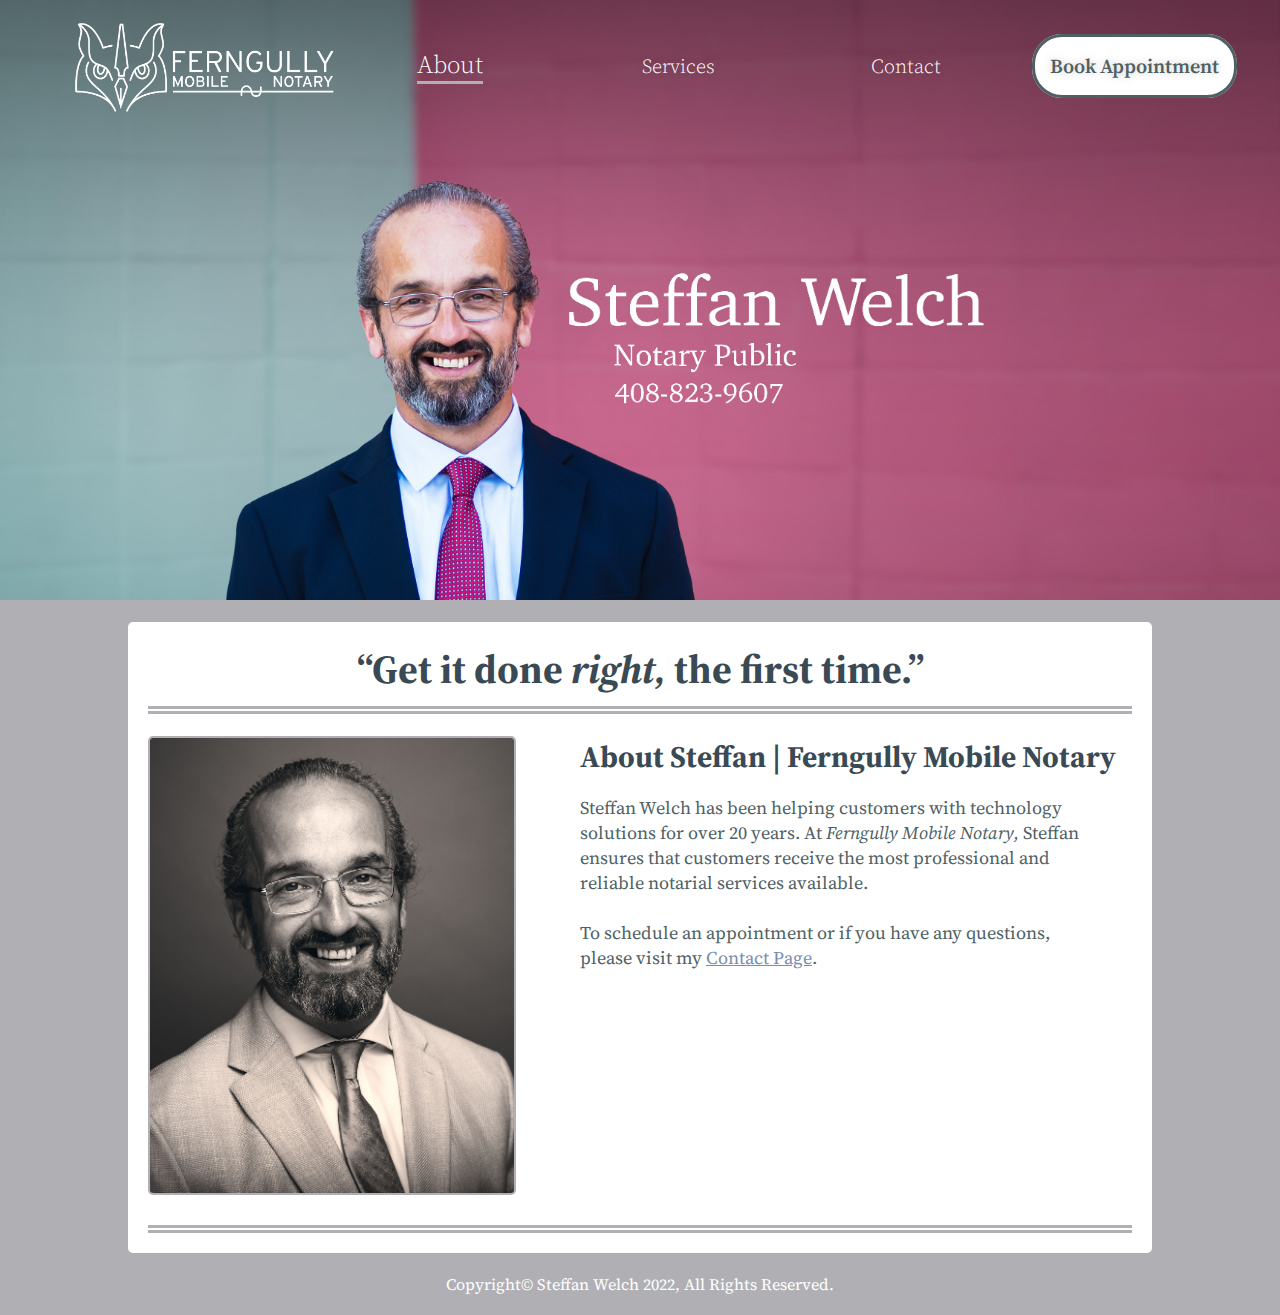
<file: index.html>
<!DOCTYPE html>
<html lang="en">
<head>
    <meta charset="UTF-8">
    <meta http-equiv="X-UA-Compatible" content="IE=edge">
    <meta name="viewport" content="width=device-width, initial-scale=1.0">
    <title>Steffan Welch | Santa Cruz Notary Public</title>
    <link rel="stylesheet" href="css/style.css">
</head>
<body>

    <div class="banner">
    </div>

<header>
    <div class="navbar header-grid">
        <div class="logo-grid dissappear">
            <ul>
                <li><img class="logo" src="images/ferngully-logo.png" alt="fergullly mobile notary owl logo"></li>
                <div class="mobile-nav">
                    <li><p class="mobile-nav">contact</p></li>
                </div>
            </ul>
        </div>
        <nav> 
            <label for="toggle" class="label">
                <i class="fas fa-bars"></i>
                <!-- <img src="./images/dropdown.png" class="fas fa-bars" alt=""> -->
            </label>
            <input type="checkbox" name="toggle" id="toggle">
            <ul>
                <li><a id="active" href="index.html">About</a></li>
                <li><a href="services.html">Services</a></li>
                <li><a href="contact.html">Contact</a></li>
                <li><a class="button dissappear2" href="https://calendly.com/ferngullymobilenotary" target="_blank">Book Appointment</a></li>
            </ul>
        </nav>
    </div>
</header>

<div class="mobile">
    <a class="button mobile-button" href="https://calendly.com/ferngullymobilenotary" target="_blank">Book Appointment</a>
</div>
<br>

<!-- <div class="container" id="top-container">
    <div id="about">
        <h2 id="top-quote">&ldquo;Get it done <i>right,</i> the first time.&rdquo;</h2>
    </div>

</div>
 -->
<div class="container">
    <div id="about">
        <h2 id="top-quote">&ldquo;Get it done <i>right,</i> the first time.&rdquo;</h2>
        <br>
    </div>

    <div class="main-grid">
        <div class="left">
            <img class="main-img img1" src="images/BW-pic-Small1.jpg" alt="black and white image of Steffan Welch in a business suit">
        </div>
    
        <div class="right ">
            <div class="header">
                <h2>About Steffan | Ferngully Mobile Notary</h4></h2>
            </div>
            <div class="about main">
                <p>
                    Steffan Welch has been helping customers with technology solutions for over 20 
                    years. At <i>Ferngully Mobile Notary,</i> Steffan ensures that customers receive the 
                    most professional and reliable notarial services available. <br><br>
                    To schedule an appointment or if you have any questions, please visit my <a href="contact.html">Contact Page</a>.
                </p>
            </div>
        </div>
    </div>
    <div class="border"></div>
</div>


<!-- <div class="container" id="services">
    <div class="main-grid service-grid">

        <div class="service-left">
                <p>
                    <h2>Notary Services Available</h2><br>
                    <ul id="notary">
                        <li>Acknowledgment Notarization</li>
                        <li>Adoptions Document Notarization</li>
                        <li>Affidavit Notarization</li>
                        <li>Business Document Notarization</li>
                        <li>Contract Notarization</li>
                        <li>Copy Certification</li>
                        <li>Deed Notarization</li>
                        <li>Health Directive Notarization</li>
                        <li>Jurat Notarization</li>
                        <li>Mobile Notary Services</li>
                        <li>Oaths/Affirmation Notarization</li>
                        <li>Passport Application Notarization</li>
                        <li>Powers of Attorney Notarization</li>
                        <li>Real Estate Document Notarization</li>
                        <li>Signature Witnessing</li>
                        <li>Trust Notarization</li>
                        <li>Vehicle Title Transfer Notarization</li>
                        <li>Virtual Consultations</li>
                        <li>Will Notarization</li>
                    </ul>
                </p>

        </div>
    
        <div class="right">
            <img class="main-img" id="stock-pic" src="images/stock-crop2.jpg" alt="image of a document being signed">
        </div>
    </div>
    
</div>

<div class="container">
    <div class="border"></div>
</div> -->

<!-- <div class="container" id="bottom-container">

    <div class="main-grid">
        <div class="left">
            <img class="main-img" src="images/color-pic-logo.jpg" alt="full-color image of Steffan Welch in a business suit">
        </div>
    
        <div class="right">
            <div class="header">
                <h2>Contact Steffan Welch</h2>
            </div>
            <div class="about main">
                <p id="contact-p">
                    To set up an appointment, text or call<br>
                    <h2><a href="tel:408-823-9607">408.823.9607</a></h2><br>
                </p>
                <p id="email-p">You can also email Steffan at <br><a id="email" href="mailto:steffan.welch@ferngullymobilenotary.com">steffan.welch@ferngullymobilenotary.com</a></p>
            </div>
        </div>

    </div> -->

</div>

<footer>
Copyright&copy; Steffan Welch 2022, All Rights Reserved. <br>
</footer>


</body>
</html>
</file>
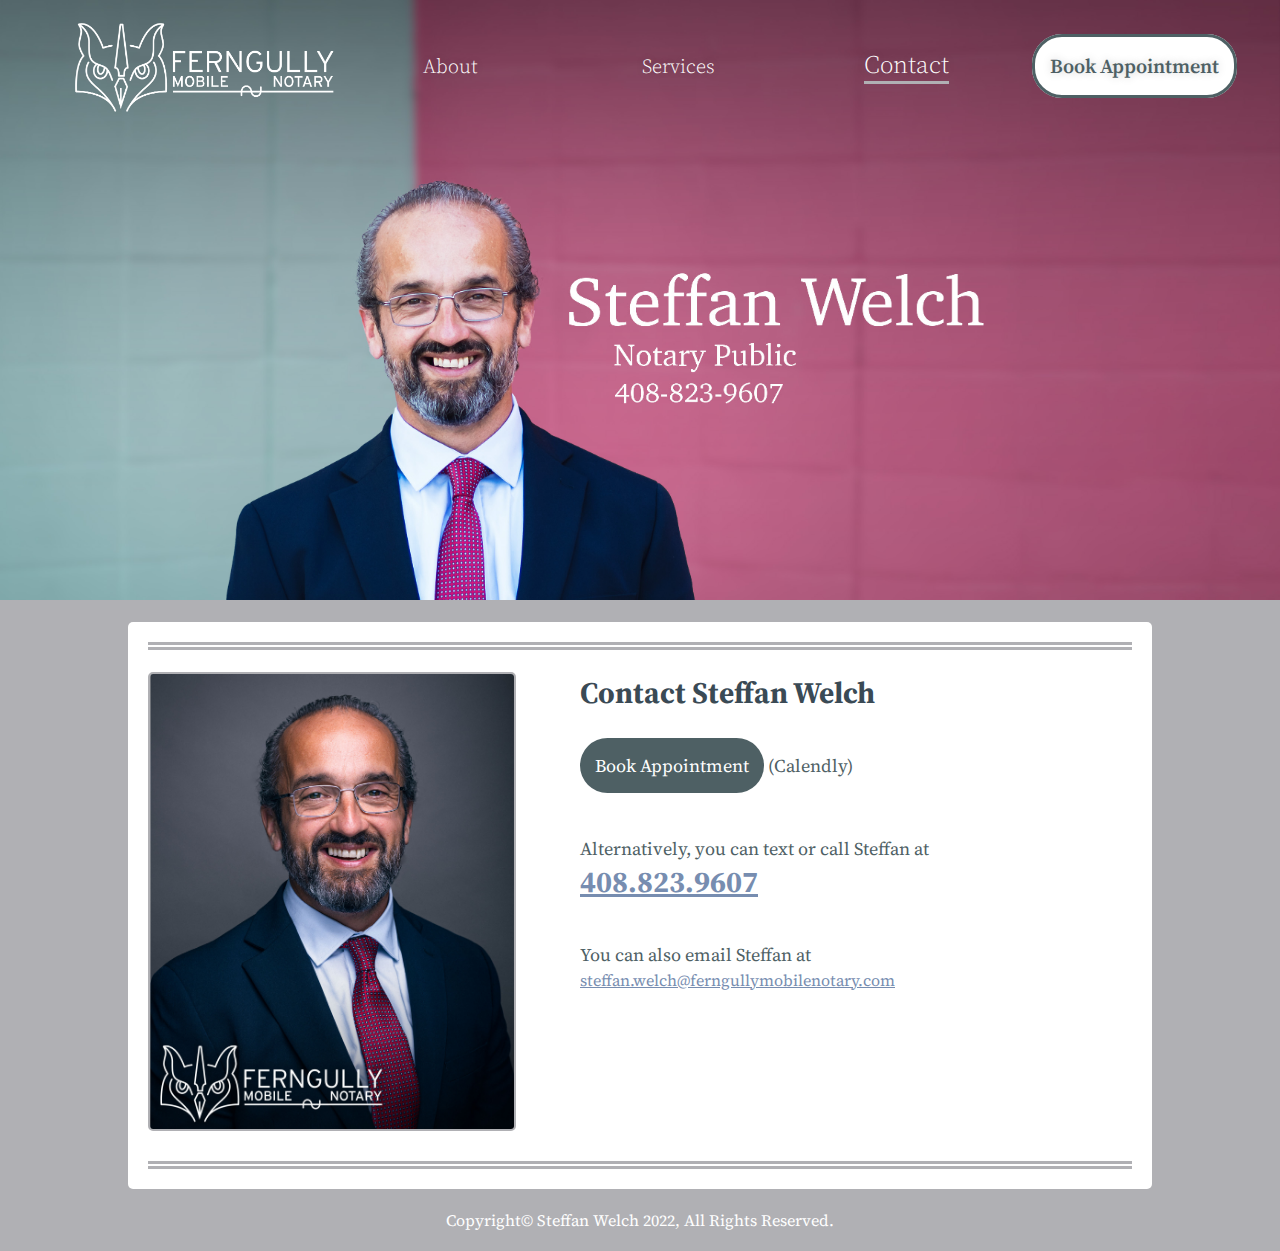
<file: contact.html>
<!DOCTYPE html>
<html lang="en">
<head>
    <meta charset="UTF-8">
    <meta http-equiv="X-UA-Compatible" content="IE=edge">
    <meta name="viewport" content="width=device-width, initial-scale=1.0">
    <title>Contact Steffan Welch | Santa Cruz Notary Public</title>
    <link rel="stylesheet" href="css/style.css">
</head>
<body>

    <div class="banner"></div>

<header>
    <div class="navbar header-grid">
        <div class="logo-grid dissappear">
            <ul>
                <li><img class="logo" src="images/ferngully-logo.png" alt="fergullly mobile notary owl logo"></li>
            </ul>
        </div>
        <nav> 
            <label for="toggle" class="label">
                <i class="fas fa-bars"></i>
                <!-- <img src="./images/dropdown.png" class="fas fa-bars" alt=""> -->
            </label>
            <input type="checkbox" name="toggle" id="toggle">
            <ul>
                <li><a href="index.html">About</a></li>
                <li><a href="services.html">Services</a></li>
                <li><a id="active" href="contact.html">Contact</a></li>
                <li><a class="button dissappear2" href="https://calendly.com/ferngullymobilenotary" target="_blank">Book Appointment</a></li>
            </ul>
        </nav>
    </div>
</header>

<div class="mobile">
    <a class="button mobile-button" href="https://calendly.com/ferngullymobilenotary" target="_blank">Book Appointment</a>
</div>
<br>
<!-- <br>
<div class="container" id="top-container">
    <div id="about">
        <h2 id="top-quote">&ldquo;Get it done <i>right,</i> the first time.&rdquo;</h2>
    </div>

</div>

<div class="container">
    <div class="main-grid">
        <div class="left">
            <img class="main-img img1" src="images/BW-pic-Small1.jpg" alt="black and white image of Steffan Welch in a business suit">
        </div>
    
        <div class="right ">
            <div class="header">
                <h2>About Steffan | Ferngully Mobile Notary</h4></h2>
            </div>
            <div class="about main">
                <p>
                    Steffan Welch has been helping customers with technology solutions for over 20 
                    years. At <i>Ferngully Mobile Notary,</i> Steffan ensures that customers receive the 
                    most professional and reliable notarial services available. <br><br>
                    To schedule an appointment or if you have any questions, please call or text <a href="tel:408-823-9607">408.823.9607</a>.
                </p>
            </div>
        </div>
    </div>
    
</div>

<div class="container">
    <div class="border"></div>
</div>

<div class="container" id="services">
    <div class="main-grid service-grid">

        <div class="service-left">
                <p>
                    <h2>Notary Services Available</h2><br>
                    <ul id="notary">
                        <li>Acknowledgment Notarization</li>
                        <li>Adoptions Document Notarization</li>
                        <li>Affidavit Notarization</li>
                        <li>Business Document Notarization</li>
                        <li>Contract Notarization</li>
                        <li>Copy Certification</li>
                        <li>Deed Notarization</li>
                        <li>Health Directive Notarization</li>
                        <li>Jurat Notarization</li>
                        <li>Mobile Notary Services</li>
                        <li>Oaths/Affirmation Notarization</li>
                        <li>Passport Application Notarization</li>
                        <li>Powers of Attorney Notarization</li>
                        <li>Real Estate Document Notarization</li>
                        <li>Signature Witnessing</li>
                        <li>Trust Notarization</li>
                        <li>Vehicle Title Transfer Notarization</li>
                        <li>Virtual Consultations</li>
                        <li>Will Notarization</li>
                    </ul>
                </p>

        </div>
    
        <div class="right">
            <img class="main-img" id="stock-pic" src="images/stock-crop2.jpg" alt="image of a document being signed">
        </div>
    </div>
    
</div>
-->

<!-- <div class="container">
    <div class="border"></div>
</div> -->

<div class="container" id="bottom-container">
    <div class="border"></div>
    <br>

    <div class="main-grid">
        <div class="left">
            <img class="main-img" src="images/color-pic-logo.jpg" alt="full-color image of Steffan Welch in a business suit">
        </div>
    
        <div class="right">
            <div class="header">
                <h2>Contact Steffan Welch</h2>
            </div>
            <div class="about main">
                <br>
                <p><a href="https://calendly.com/ferngullymobilenotary" target="_blank" class="button-main">Book Appointment</a> (Calendly)</p>
                <br>
                <p id="contact-p">
                    Alternatively, you can text or call Steffan at<br>
                    <h2><a href="tel:408-823-9607">408.823.9607</a></h2><br>
                </p>
                <p id="email-p">You can also email Steffan at <br><a id="email" href="mailto:steffan.welch@ferngullymobilenotary.com">steffan.welch@ferngullymobilenotary.com</a></p>
            </div>
        </div>
    </div>

    <div class="border"></div>

</div>

<footer>
Copyright&copy; Steffan Welch 2022, All Rights Reserved. <br>
</footer>


</body>
</html>
</file>
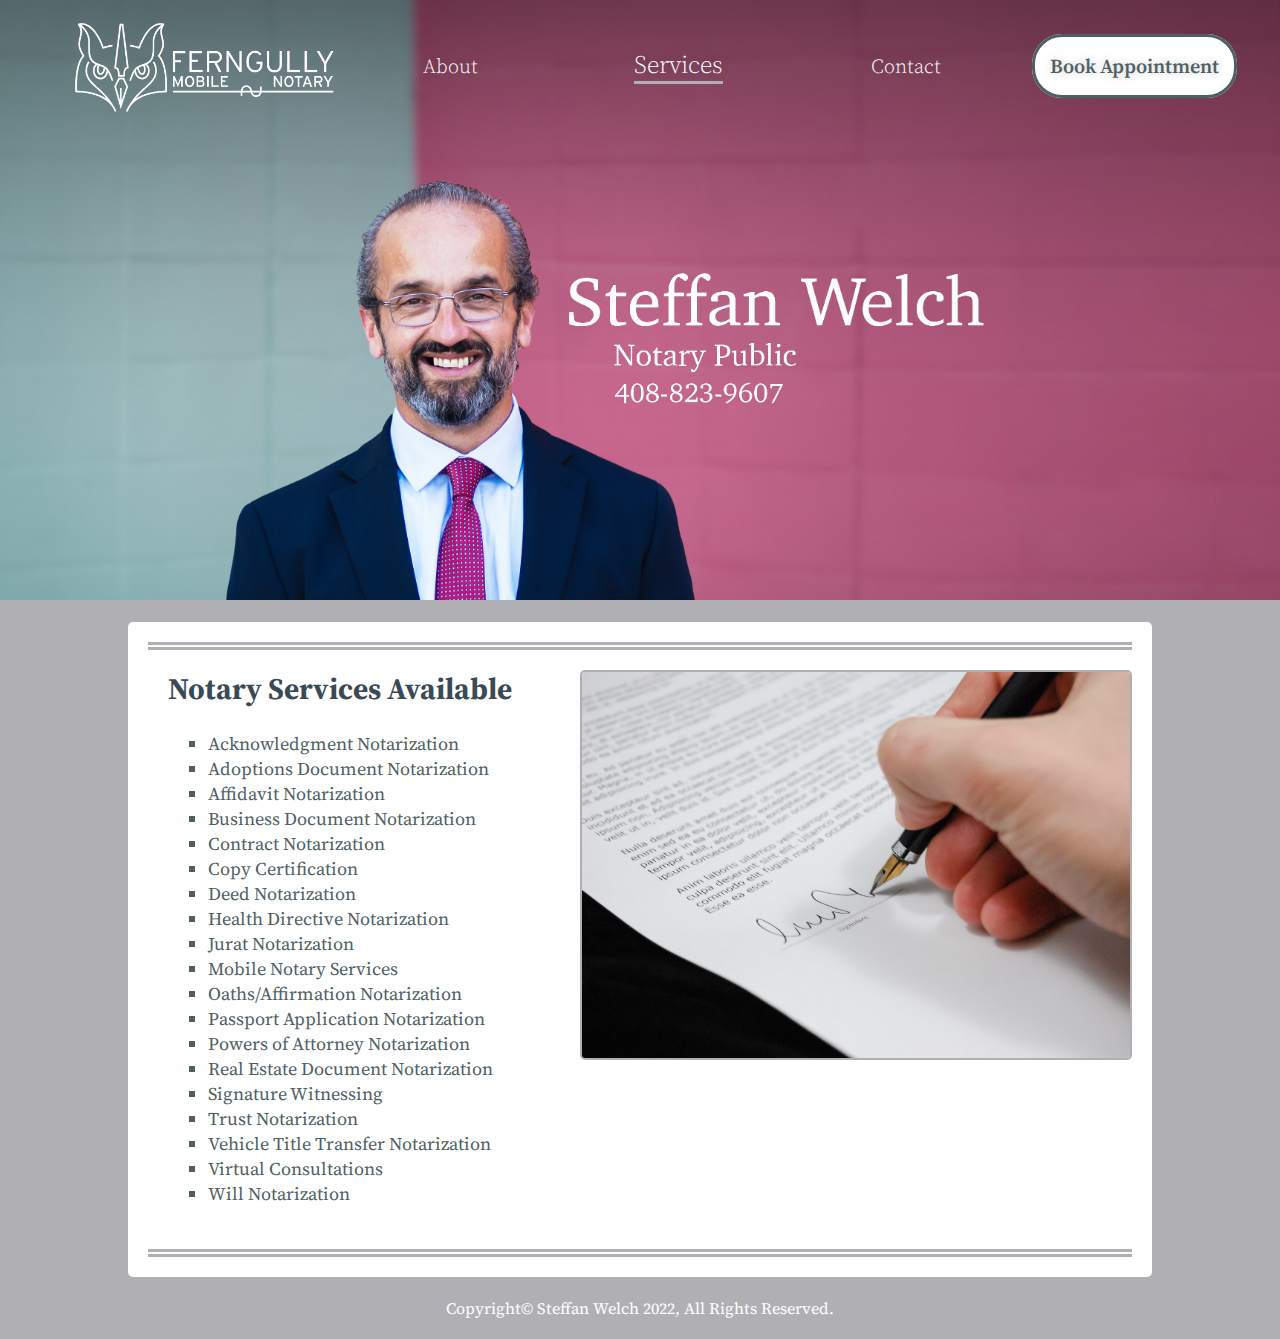
<file: services.html>
<!DOCTYPE html>
<html lang="en">
<head>
    <meta charset="UTF-8">
    <meta http-equiv="X-UA-Compatible" content="IE=edge">
    <meta name="viewport" content="width=device-width, initial-scale=1.0">
    <title>Steffan Welch | Santa Cruz Notary Public</title>
    <link rel="stylesheet" href="css/style.css">
</head>
<body>

    <div class="banner"></div>

<header>
    <div class="navbar header-grid">
        <div class="logo-grid dissappear">
            <ul>
                <li><img class="logo" src="images/ferngully-logo.png" alt="fergullly mobile notary owl logo"></li>
            </ul>
        </div>
        <nav> 
            <label for="toggle" class="label">
                <i class="fas fa-bars"></i>
                <!-- <img src="./images/dropdown.png" class="fas fa-bars" alt=""> -->
            </label>
            <input type="checkbox" name="toggle" id="toggle">
            <ul>
                <li><a href="index.html">About</a></li>
                <li><a id="active" href="services.html">Services</a></li>
                <li><a href="contact.html">Contact</a></li>
                <li><a class="button dissappear2" href="https://calendly.com/ferngullymobilenotary" target="_blank">Book Appointment</a></li>
            </ul>
        </nav>
    </div>
</header>

<div class="mobile">
    <a class="button mobile-button" href="https://calendly.com/ferngullymobilenotary" target="_blank">Book Appointment</a>
</div>
<br>
<!-- <div class="container" id="top-container">
    <div id="about">
        <h2 id="top-quote">&ldquo;Get it done <i>right,</i> the first time.&rdquo;</h2>
    </div>

</div>

<div class="container">
    <div class="main-grid">
        <div class="left">
            <img class="main-img img1" src="images/BW-pic-Small1.jpg" alt="black and white image of Steffan Welch in a business suit">
        </div>
    
        <div class="right ">
            <div class="header">
                <h2>About Steffan | Ferngully Mobile Notary</h4></h2>
            </div>
            <div class="about main">
                <p>
                    Steffan Welch has been helping customers with technology solutions for over 20 
                    years. At <i>Ferngully Mobile Notary,</i> Steffan ensures that customers receive the 
                    most professional and reliable notarial services available. <br><br>
                    To schedule an appointment or if you have any questions, please call or text <a href="tel:408-823-9607">408.823.9607</a>.
                </p>
            </div>
        </div>
    </div>
    
</div>
-->

<div class="container" id="services">
    <div class="border"></div>

    <div class="main-grid service-grid">

        <div class="service-left">
                <p>
                    <h2>Notary Services Available</h2><br>
                    <ul id="notary">
                        <li>Acknowledgment Notarization</li>
                        <li>Adoptions Document Notarization</li>
                        <li>Affidavit Notarization</li>
                        <li>Business Document Notarization</li>
                        <li>Contract Notarization</li>
                        <li>Copy Certification</li>
                        <li>Deed Notarization</li>
                        <li>Health Directive Notarization</li>
                        <li>Jurat Notarization</li>
                        <li>Mobile Notary Services</li>
                        <li>Oaths/Affirmation Notarization</li>
                        <li>Passport Application Notarization</li>
                        <li>Powers of Attorney Notarization</li>
                        <li>Real Estate Document Notarization</li>
                        <li>Signature Witnessing</li>
                        <li>Trust Notarization</li>
                        <li>Vehicle Title Transfer Notarization</li>
                        <li>Virtual Consultations</li>
                        <li>Will Notarization</li>
                    </ul>
                </p>

        </div>
    
        <div class="right">
            <img class="main-img" id="stock-pic" src="images/stock-crop2.jpg" alt="image of a document being signed">
        </div>
    </div>
    <div class="border"></div>
</div>

<!-- <div class="container" id="bottom-container">

    <div class="main-grid">
        <div class="left">
            <img class="main-img" src="images/color-pic-logo.jpg" alt="full-color image of Steffan Welch in a business suit">
        </div>
    
        <div class="right">
            <div class="header">
                <h2>Contact Steffan Welch</h2>
            </div>
            <div class="about main">
                <p id="contact-p">
                    To set up an appointment, text or call<br>
                    <h2><a href="tel:408-823-9607">408.823.9607</a></h2><br>
                </p>
                <p id="email-p">You can also email Steffan at <br><a id="email" href="mailto:steffan.welch@ferngullymobilenotary.com">steffan.welch@ferngullymobilenotary.com</a></p>
            </div>
        </div>

    </div> -->

</div>

<footer>
Copyright&copy; Steffan Welch 2022, All Rights Reserved. <br>
</footer>


</body>
</html>
</file>
<file: css/style.css>
@import url("https://fonts.googleapis.com/css2?family=Source+Serif+Pro:ital,wght@0,400;0,600;1,400;1,600&display=swap");
* {
  box-sizing: border-box;
  scroll-behavior: smooth;
}

body {
  font-family: 'Source Serif Pro', serif;
  background-color: #b0b0b4;
  margin: 0%;
}

.container {
  width: 80%;
  margin: 0 auto;
  padding: 20px;
  background-color: #fff;
  border-radius: 5px;
}

/* #top-container{
    border-radius: 5px 5px 0px 0px;
}

#bottom-container{
    border-radius: 0px 0px 5px 5px;
} */
.container img {
  border-radius: 5px;
  border: 2px solid #b0b0b4;
}

p {
  font-size: 18px;
  color: #4e6064;
  width: 95%;
  max-width: 530px;
}

#active {
  border-bottom: 3px solid #b0b0b4;
  color: #fff;
  font-size: 25px;
  position: relative;
  bottom: 5px;
}

.mobile-nav {
  color: #fff;
}

.button {
  background-color: #fff;
  color: #4e6064;
  border-radius: 30px;
  padding: 15px;
  font-weight: 600;
  border: 3px solid #4e6064;
  transition: .3s;
  white-space: nowrap;
}

.button:hover {
  background-color: #4e6064;
  border: 3px solid #fff;
  color: #fff;
  transition: 0.3s all ease;
  opacity: 1;
}

.button-main {
  color: #fff;
  background-color: #4e6064;
  text-decoration: none;
  padding: 15px;
  border-radius: 30px;
  transition: 0.3s all ease;
}

.button-main:hover {
  background-color: #fff;
  border: 3px solid #4e6064;
  color: #4e6064;
}

.mobile {
  display: none;
}

.header-grid {
  display: grid;
  grid-auto-flow: column;
  grid-template-columns: 1fr 3fr;
}

.logo-grid ul li {
  text-decoration: none;
  list-style: none;
}

.logo-grid ul li img {
  width: 100%;
  position: relative;
  bottom: 30px;
}

.mobile-nav {
  display: none;
}

.navbar {
  position: absolute;
  top: 0px;
  left: 0px;
  width: 100%;
  z-index: 5;
  text-align: center;
  padding: 2rem 2rem;
}

nav ul {
  margin: 0;
  padding: 0;
  display: grid;
  grid-template-columns: repeat(4, 1fr);
  justify-content: space-between;
  text-align: center;
  transition: max-height 0.3s;
}

nav li {
  list-style: none;
  padding: 1em 0;
  font-size: 20px;
  text-shadow: 0px 0px 10px rgba(0, 0, 0, 0.2);
}

nav a {
  color: #fff;
  font-weight: 300;
  opacity: 1;
  text-decoration: none;
  transition: 0.3s all ease;
}

nav a:hover {
  opacity: 0.6;
  color: #fff;
  /*   background-color: $body-text;
        border: 3px solid #fff; */
}

a {
  transition: .3s all ease;
  -webkit-transition: .3s all ease;
  -o-transition: .3s all ease;
  text-decoration: underline;
}

#toggle {
  display: none;
}

/* .banner{
    background-image:  url(../images/banner-edit4.jpg) ;
    background-size: cover;
    height: 100vh;
}
 */
.banner {
  width: 100% 100%;
  height: 600px;
  background-size: cover;
  background-repeat: no-repeat;
  background-position: center;
  background-attachment: scroll !important;
  background-image: url(../images/banner-laptop-S2.jpg);
}

#top-quote {
  margin-bottom: 0px;
  text-align: center;
  font-size: 40px;
  padding-bottom: 10px;
  border-bottom: 8px double #b0b0b4;
}

.border {
  border-bottom: 8px double #b0b0b4;
}

.main-grid {
  display: grid;
  grid-template-columns: 1fr 1.5fr;
  grid-gap: 4rem;
  margin-bottom: 25px;
}

.main-img {
  width: 100%;
}

/* 
.img1{
    border-radius: 400px !important;
} */
#stock-pic {
  margin-top: 20px;
}

.main-padding {
  padding: 7em 0em;
}

h2 {
  font-size: 30px;
  text-align: left;
  margin-bottom: 0%;
  margin-top: 0%;
  color: #3a4a55;
}

.services {
  padding-top: 0%;
}

.service-left {
  padding-left: 20px;
}

.service-left ul {
  margin-top: 0%;
}

.service-left ul li {
  color: #4e6064;
  list-style-type: square;
  font-size: 18px;
}

.header {
  text-align: center;
}

a {
  color: #778db0;
}

#contact-p {
  margin-bottom: 0;
  /*   h2{
        padding-bottom: 0;
    } */
}

#email {
  overflow-wrap: break-word;
  font-size: 16px;
}

#email-p {
  margin-top: 0%;
}

footer {
  text-align: center;
  color: #fff;
  margin: 20px;
}

/* @media only screen and (max-width: 1300px){
    .banner{
        background-image: url(../images/banner-TABLET2.jpg);
    }
} */
@media only screen and (max-width: 1200px) {
  #stock-pic {
    display: none;
  }
  .service-grid {
    grid-template-columns: 1fr;
    grid-gap: 0;
  }
  .navbar {
    grid-template-columns: 1fr 2fr;
  }
  .banner {
    background-attachment: scroll !important;
  }
}

@media only screen and (max-width: 1100px) {
  .dissappear {
    display: none !important;
  }
  .header-grid {
    grid-template-columns: 1fr;
  }
}

@media only screen and (max-width: 900px) {
  .banner {
    background-image: url(../images/banner-MOBILE3_c.jpg);
  }
}

@media only screen and (max-width: 750px) {
  .container {
    width: 90%;
  }
  .container img {
    display: none;
  }
  .mobile {
    display: grid;
    grid-template-columns: 1fr;
    position: relative;
    bottom: 20px;
  }
  .mobile .mobile-button {
    margin: 0 auto;
    text-decoration: none;
    text-align: center;
    font-size: 20px;
    box-shadow: 0px 5px 10px rgba(0, 0, 0, 0.3);
  }
  nav ul {
    grid-template-columns: repeat(3, 1fr);
  }
  .dissappear2 {
    display: none;
  }
  .main-grid {
    grid-template-columns: 1fr;
    grid-gap: 0px;
    align-items: center;
  }
  .navbar {
    grid-template-columns: 1fr;
    padding-top: 10px;
  }
  /* nav{
    display: none;
} */
  .logo {
    width: 60%;
  }
  p, h2 {
    padding-left: 5px;
  }
  .banner {
    background-attachment: scroll !important;
    height: 50vh;
  }
  ul {
    padding-left: 0px;
  }
}

/* @media only screen and (max-width: 400px){
    .banner{
        background-image: url(../images/banner-MOBILE2.jpg);
        height: 90vh;
    }
} */
@media only screen and (max-width: 345px) {
  .navbar {
    padding: 0px;
  }
}
</file>
